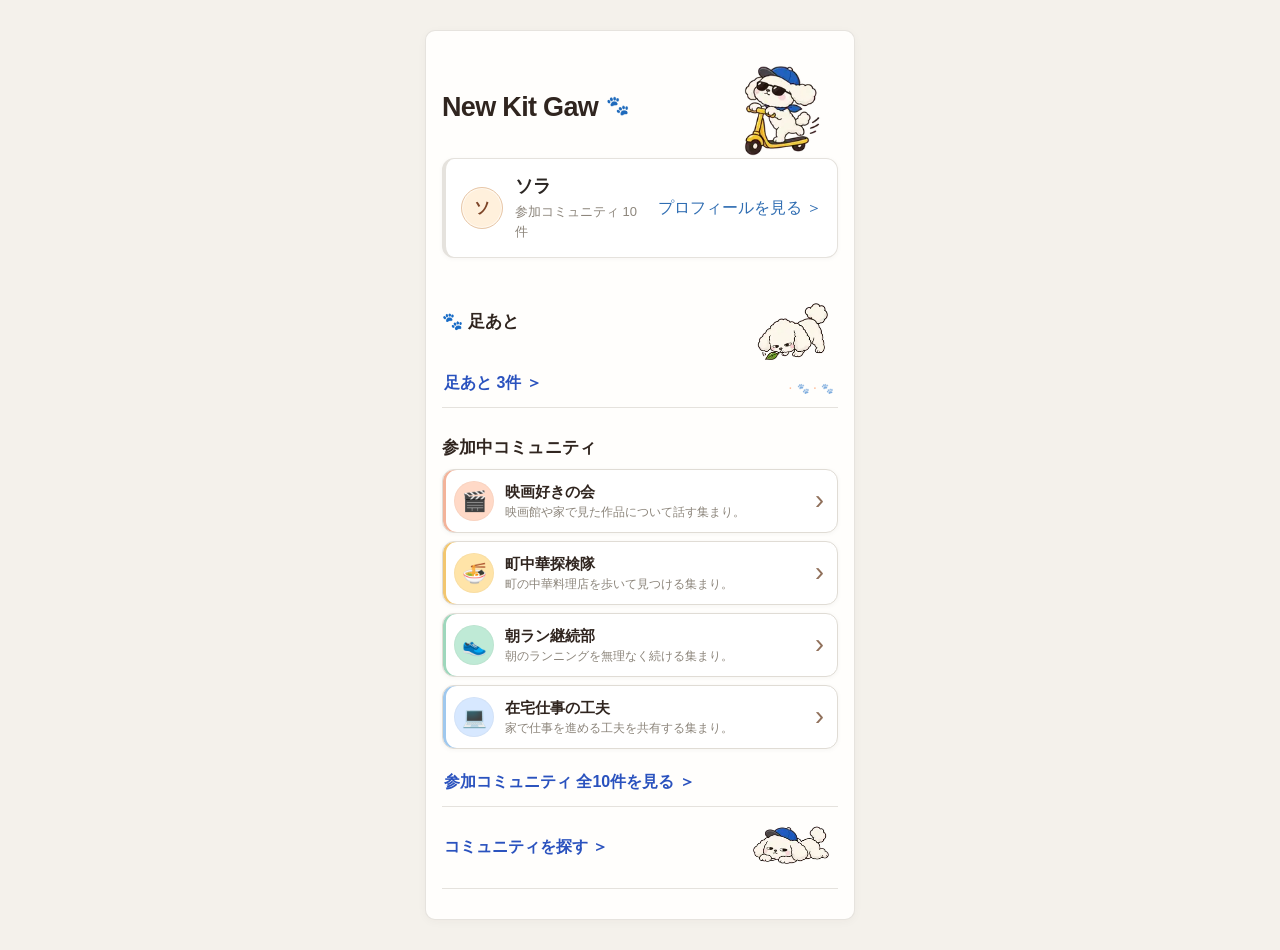
<file: index.html>
<!doctype html>
<html lang="ja">
<head>
  <meta charset="utf-8">
  <meta name="viewport" content="width=device-width, initial-scale=1, viewport-fit=cover">
  <meta name="theme-color" content="#f4f1eb">
  <meta name="description" content="New Kit Gaw Demo v1 — 人・コミュニティ・トピック・発言を辿って、後から人を知るソーシャルプロトタイプ。">
  <meta name="application-name" content="New Kit Gaw">
  <title>New Kit Gaw | Demo v1</title>
  <link rel="stylesheet" href="style.css">
  <link rel="stylesheet" href="brand.css">
  <link rel="stylesheet" href="home-mascot.css">
  <link rel="stylesheet" href="footprints-mascot.css">
  <link rel="stylesheet" href="community-mascot.css">
  <link rel="stylesheet" href="topic-statement-mascot.css">
  <link rel="stylesheet" href="community-world.css">
  <link rel="stylesheet" href="town-atmosphere.css">
  <link rel="stylesheet" href="stage35-walktest.css">
  <link rel="stylesheet" href="stage36-click-audit.css">
  <link rel="stylesheet" href="stage37-brand-unify.css">
  <link rel="stylesheet" href="stage38-demo-v1.css">
  <link rel="stylesheet" href="stage39-device-review.css">
  <link rel="stylesheet" href="stage40-surface-palette.css">
</head>
<body>
  <main id="app" class="app-shell" aria-live="polite"></main>
  <div id="toast" class="toast" role="status" aria-live="polite" aria-atomic="true"></div>
  <noscript>この模型を操作するにはJavaScriptを有効にしてください。</noscript>
  <script src="script.js"></script>
  <script src="community-world.js"></script>
  <script src="stage38-demo-v1.js"></script>
  <script src="stage35-walktest.js"></script>
</body>
</html>
</file>
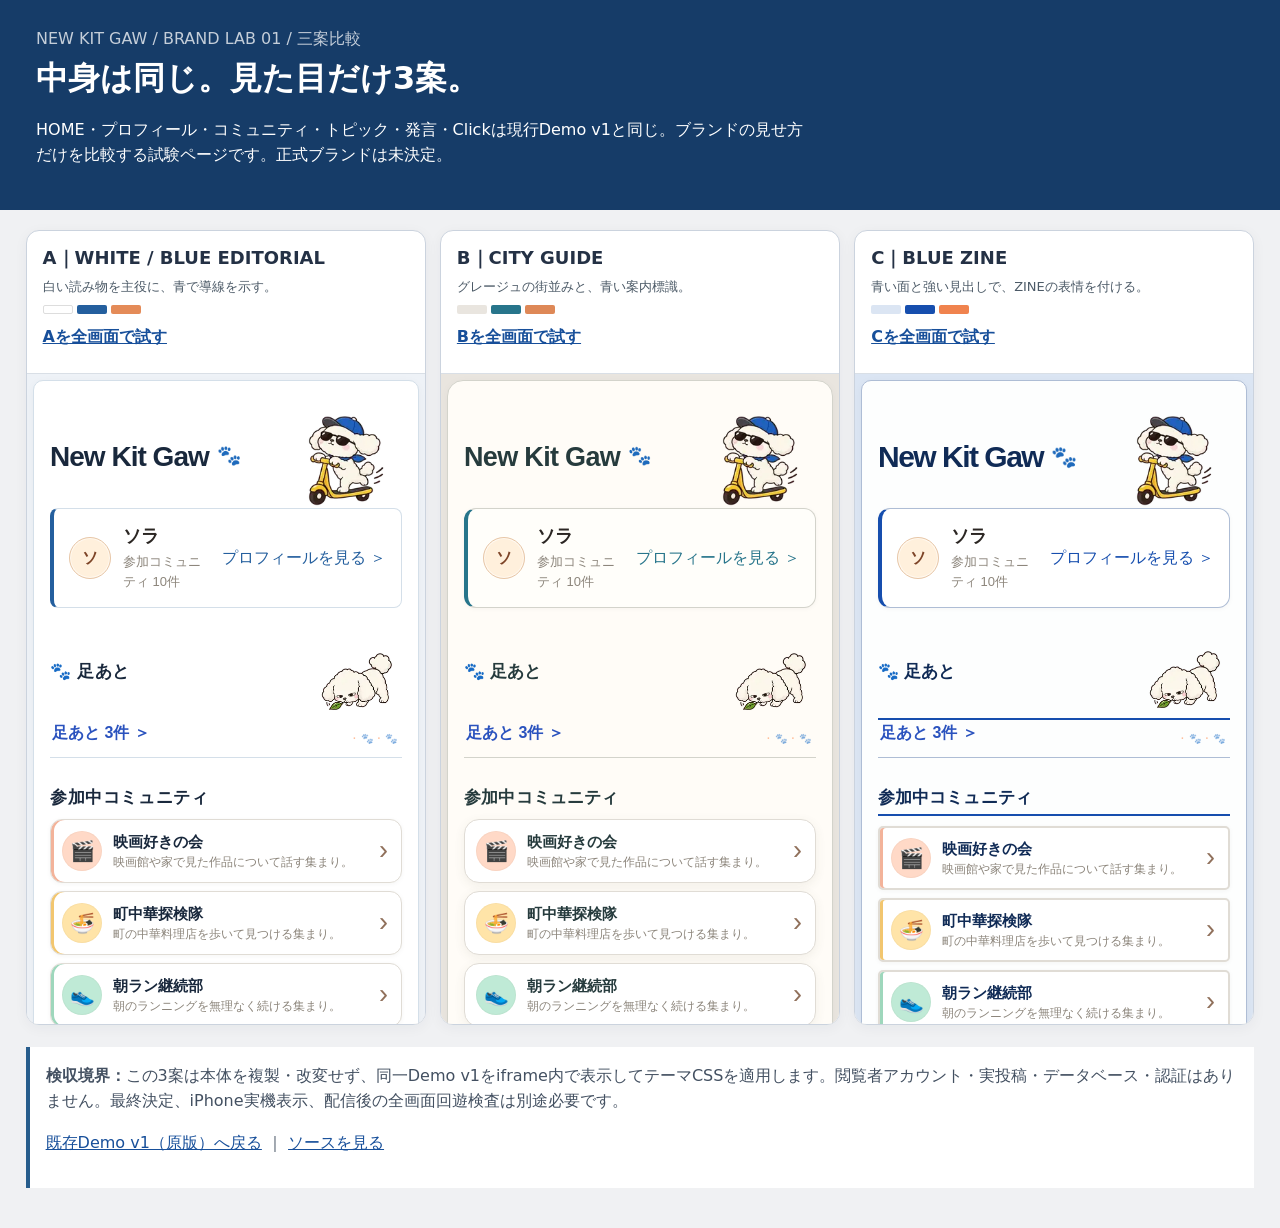
<file: brand-lab/index.html>
<!doctype html>
<html lang="ja"><head><meta charset="utf-8"><meta name="viewport" content="width=device-width, initial-scale=1">
<meta name="robots" content="noindex">
<title>New Kit Gaw | Brand Lab 3案比較</title>
<style>
:root{font-family:-apple-system,BlinkMacSystemFont,"Hiragino Sans",system-ui,sans-serif;color:#243145;background:#f0f1f3}
*{box-sizing:border-box}body{margin:0}header{padding:26px clamp(16px,3vw,36px);background:#163c68;color:white}
header h1{margin:5px 0;font-size:clamp(23px,3vw,32px)}header p{max-width:780px;line-height:1.6}
main{padding:20px clamp(12px,2vw,26px) 40px;max-width:1450px;margin:auto}
.grid{display:grid;grid-template-columns:repeat(3,minmax(0,1fr));gap:14px}
.card{min-width:0;background:#fff;border:1px solid #cbd3de;border-radius:13px;overflow:hidden;box-shadow:0 3px 14px #132b3e0c}
.meta{padding:15px 16px;border-bottom:1px solid #d9dfe6}.meta h2{margin:0;font-size:18px}.meta p{margin:8px 0;color:#4c5a67;font-size:13px}
.swatches{display:flex;gap:4px;margin-top:9px}.swatches i{width:30px;height:9px;display:block;border-radius:2px}
a{color:#174f9a}a:focus-visible{outline:3px solid #dba828;outline-offset:3px}
a.full{display:inline-block;font-weight:800;min-height:44px;padding-top:13px}
iframe{display:block;width:100%;height:650px;border:0;background:#fff}
.notice{margin-top:22px;padding:16px;border-left:4px solid #275d8c;background:#fff;color:#435061;line-height:1.6}
@media(max-width:900px){.grid{grid-template-columns:1fr;max-width:460px;margin:auto}iframe{height:540px}}
</style></head><body>
<header><p style="opacity:.75;margin:0">NEW KIT GAW / BRAND LAB 01 / 三案比較</p><h1>中身は同じ。見た目だけ3案。</h1>
<p>HOME・プロフィール・コミュニティ・トピック・発言・Clickは現行Demo v1と同じ。ブランドの見せ方だけを比較する試験ページです。正式ブランドは未決定。</p></header>
<main><div class="grid">
<article class="card"><div class="meta"><h2>A｜WHITE / BLUE EDITORIAL</h2><p>白い読み物を主役に、青で導線を示す。</p><div class="swatches"><i style="background:#fff;border:1px solid #ddd"></i><i style="background:#245f9e"></i><i style="background:#e48b58"></i></div><a class="full" href="variant.html?theme=editorial">Aを全画面で試す</a></div><iframe title="案Aの操作可能な比較画面" loading="lazy" src="variant.html?theme=editorial"></iframe></article>
<article class="card"><div class="meta"><h2>B｜CITY GUIDE</h2><p>グレージュの街並みと、青い案内標識。</p><div class="swatches"><i style="background:#e9e5df"></i><i style="background:#27758b"></i><i style="background:#de8857"></i></div><a class="full" href="variant.html?theme=city">Bを全画面で試す</a></div><iframe title="案Bの操作可能な比較画面" loading="lazy" src="variant.html?theme=city"></iframe></article>
<article class="card"><div class="meta"><h2>C｜BLUE ZINE</h2><p>青い面と強い見出しで、ZINEの表情を付ける。</p><div class="swatches"><i style="background:#dbe5f3"></i><i style="background:#164eae"></i><i style="background:#f0834e"></i></div><a class="full" href="variant.html?theme=zine">Cを全画面で試す</a></div><iframe title="案Cの操作可能な比較画面" loading="lazy" src="variant.html?theme=zine"></iframe></article>
</div><div class="notice"><strong>検収境界：</strong>この3案は本体を複製・改変せず、同一Demo v1をiframe内で表示してテーマCSSを適用します。閲覧者アカウント・実投稿・データベース・認証はありません。最終決定、iPhone実機表示、配信後の全画面回遊検査は別途必要です。<p><a href="../">既存Demo v1（原版）へ戻る</a> ｜ <a href="https://github.com/Hiderock61/new-kit-gaw">ソースを見る</a></p></div>
</main></body></html>
</file>
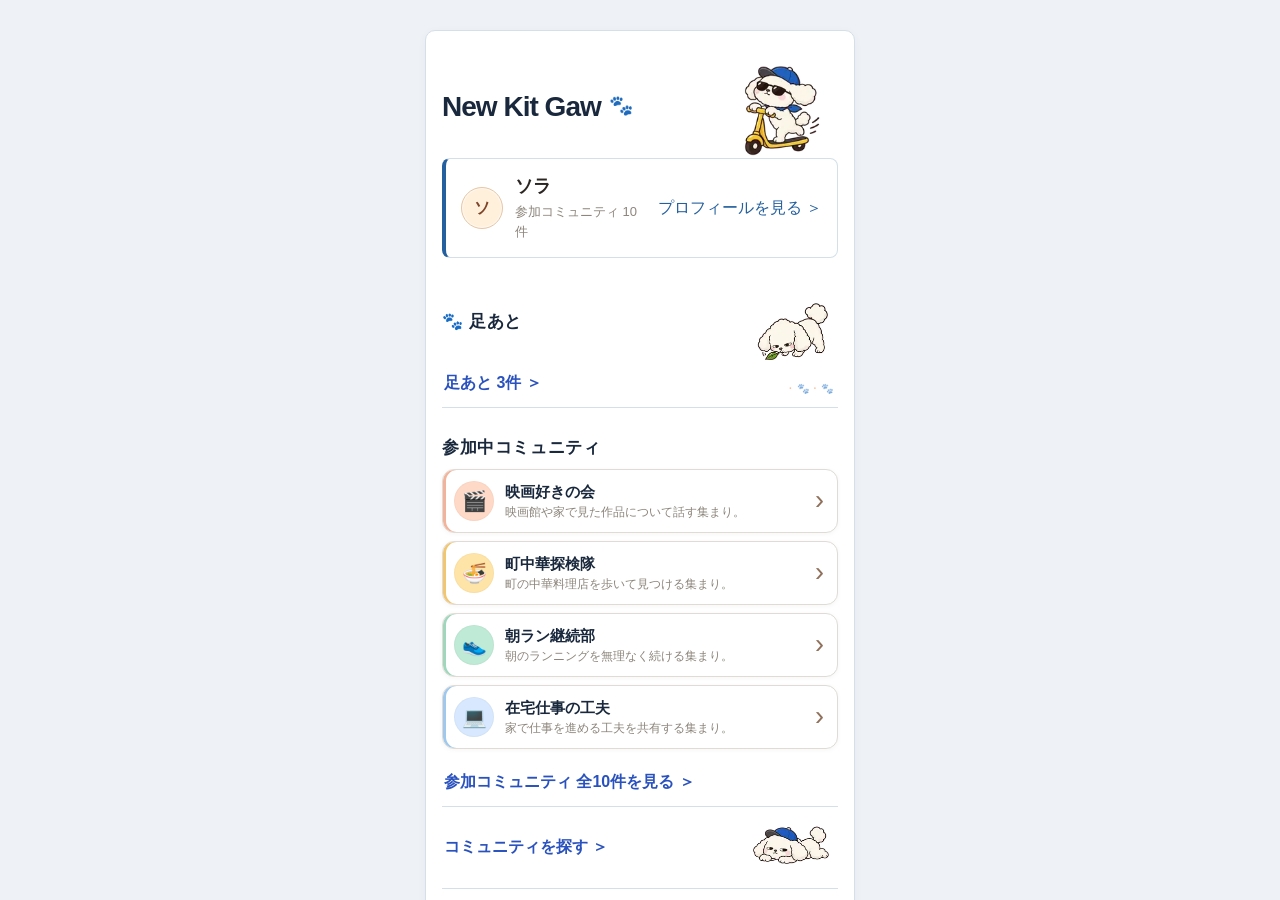
<file: brand-lab/variant.html>
<!doctype html>
<html lang="ja"><head>
<meta charset="utf-8"><meta name="viewport" content="width=device-width, initial-scale=1,viewport-fit=cover">
<title>New Kit Gaw Brand Lab | Preview</title>
<style>html,body{margin:0;width:100%;height:100%;overflow:hidden;background:#e9e9e9}iframe{display:block;border:0;width:100%;height:100dvh;min-height:100vh}</style>
</head><body>
<iframe id="demo" title="同じNew Kit Gawの内容・導線を使ったブランド比較" src="../?brand_lab_preview=1"></iframe>
<script>
(function(){
"use strict";
const supported=new Set(["editorial","city","zine"]);
const requested=new URLSearchParams(window.location.search).get("theme")||"editorial";
const theme=supported.has(requested)?requested:"editorial";
const frame=document.getElementById("demo");
frame.addEventListener("load",function(){
 try{
  const child=frame.contentDocument;
  if(!child||!child.documentElement)return;
  child.documentElement.dataset.brandLab=theme;
  if(!child.getElementById("brand-lab-css")){
   const link=child.createElement("link");
   link.id="brand-lab-css";link.rel="stylesheet";
   link.href=new URL("brand-lab/variants.css",frame.contentWindow.location.href).href;
   child.head.appendChild(link);
  }
 }catch(err){
  const p=document.createElement("p");p.textContent="ブランド比較のスタイルを読み込めませんでした。";document.body.appendChild(p);
 }
});
})();
</script>
</body></html>
</file>
<file: style.css>
:root {
  color-scheme: light;
  --color-bg: #f6f0e6;
  --color-surface: #fffdf8;
  --color-surface-soft: #f2e6d5;
  --color-primary: #b86f45;
  --color-primary-dark: #8e5132;
  --color-accent: #d6a45f;
  --color-text: #3f3028;
  --color-text-soft: #75645a;
  --color-border: #d8c7b7;
  --color-border-strong: #c7ad98;
  --color-success-bg: #f1dfb8;
  --color-toast-bg: #8e5132;
  --color-toast-text: #fffdf8;
  --radius: 11px;
  --shadow-soft: 0 2px 7px rgba(91, 61, 43, .06);
}

* { box-sizing: border-box; }
html, body { margin: 0; min-height: 100%; background: var(--color-bg); color: var(--color-text); }
body {
  font-family: -apple-system, BlinkMacSystemFont, "Helvetica Neue", "Hiragino Sans",
    "Yu Gothic UI", Meiryo, sans-serif;
  overflow-x: hidden;
}
button, input { font: inherit; color: inherit; }
button { -webkit-tap-highlight-color: transparent; }

.app-shell {
  width: min(100%, 430px);
  min-height: 100dvh;
  margin: 0 auto;
  padding: max(18px, env(safe-area-inset-top)) 16px
    max(30px, env(safe-area-inset-bottom));
  background: var(--color-surface);
  overflow-x: hidden;
}

.screen { width: 100%; }
.app-title { margin: 3px 0 20px; font-size: 25px; letter-spacing: .01em; }
.screen-title { margin: 18px 0 6px; font-size: 24px; line-height: 1.35; overflow-wrap: anywhere; }
.section-title { margin: 28px 0 10px; font-size: 17px; }
.subheading { margin: 18px 0 8px; font-size: 15px; }
.body-copy { margin: 8px 0; line-height: 1.7; overflow-wrap: anywhere; }
.meta { color: var(--color-text-soft); font-size: 13px; line-height: 1.55; }
.count { margin: 5px 0 12px; color: var(--color-text-soft); font-size: 14px; }

.back-header {
  min-width: 0;
  margin: -4px 0 8px;
  padding-bottom: 10px;
  border-bottom: 1px solid var(--color-border);
}
.back-button, .text-link, .plain-link {
  appearance: none;
  border: 0;
  background: transparent;
  cursor: pointer;
}
.back-button {
  display: block;
  max-width: 100%;
  min-height: 44px;
  padding: 8px 4px;
  color: var(--color-primary-dark);
  text-align: left;
  white-space: nowrap;
  overflow: hidden;
  text-overflow: ellipsis;
}
.text-link {
  width: 100%;
  min-height: 48px;
  padding: 13px 2px;
  text-align: left;
  border-bottom: 1px solid var(--color-border);
  color: var(--color-primary-dark);
  font-weight: 650;
}
.plain-link {
  min-height: 44px;
  padding: 8px 0;
  text-align: left;
  text-decoration: underline;
  text-underline-offset: 3px;
  color: var(--color-primary-dark);
}

.card, .list-item, .statement-card, .topic-card {
  border: 1px solid var(--color-border);
  border-radius: var(--radius);
  background: var(--color-surface);
  box-shadow: var(--shadow-soft);
}
.card { padding: 15px; }
.self-card {
  width: 100%;
  display: flex;
  align-items: center;
  gap: 12px;
  min-height: 82px;
  text-align: left;
  cursor: pointer;
}
.self-card__body { flex: 1; min-width: 0; }
.self-card__name { display: block; margin-bottom: 4px; font-size: 18px; font-weight: 700; }
.chevron { flex: 0 0 auto; color: var(--color-primary-dark); }

.avatar {
  display: inline-grid;
  place-items: center;
  flex: 0 0 auto;
  width: 42px;
  height: 42px;
  border: 1px solid var(--color-border-strong);
  border-radius: 50%;
  background: var(--color-surface-soft);
  color: var(--color-primary-dark);
  font-weight: 750;
}
.avatar--large { width: 70px; height: 70px; font-size: 22px; }
.profile-head { display: flex; gap: 15px; align-items: center; margin-top: 18px; }

.stack { display: grid; gap: 10px; }
.home-community-list {
  display: grid;
  gap: 6px;
}
.home-community-card {
  width: 100%;
  min-height: 52px;
  padding: 8px 12px;
  border: 1px solid var(--color-border);
  border-radius: 8px;
  background: var(--color-surface);
  box-shadow: none;
  text-align: left;
  cursor: pointer;
}
.home-community-name {
  display: block;
  font-weight: 700;
  line-height: 1.35;
}
.home-community-description {
  display: block;
  margin-top: 2px;
  color: var(--color-text-soft);
  font-size: 12px;
  line-height: 1.35;
  white-space: nowrap;
  overflow: hidden;
  text-overflow: ellipsis;
}
.list-item {
  width: 100%;
  min-height: 70px;
  padding: 13px 14px;
  text-align: left;
  cursor: pointer;
}
.item-title { display: block; font-weight: 700; line-height: 1.45; overflow-wrap: anywhere; }
.item-description {
  display: block;
  margin-top: 4px;
  color: var(--color-text-soft);
  font-size: 13px;
  line-height: 1.45;
  white-space: nowrap;
  overflow: hidden;
  text-overflow: ellipsis;
}
.status-label {
  display: inline-block;
  margin-top: 8px;
  padding: 3px 7px;
  border: 1px solid var(--color-border-strong);
  border-radius: 99px;
  color: var(--color-primary-dark);
  background: var(--color-success-bg);
  font-size: 11px;
}

.topic-card, .statement-card { overflow: hidden; }
.topic-main, .statement-main {
  width: 100%;
  padding: 15px;
  border: 0;
  background: transparent;
  text-align: left;
  cursor: pointer;
}
.excerpt {
  display: -webkit-box;
  margin-top: 7px;
  color: var(--color-text-soft);
  line-height: 1.55;
  overflow: hidden;
  -webkit-box-orient: vertical;
  -webkit-line-clamp: 2;
}
.statement-main .excerpt { -webkit-line-clamp: 3; }
.profile-topic-list, .profile-statement-list {
  display: grid;
  gap: 7px;
}
.profile-topic-card, .profile-statement-card {
  width: 100%;
  border: 1px solid var(--color-border);
  border-radius: 9px;
  text-align: left;
  cursor: pointer;
}
.profile-topic-card {
  padding: 10px 12px;
  background: var(--color-surface);
  box-shadow: 0 1px 4px rgba(91, 61, 43, .04);
}
.profile-topic-title {
  display: block;
  font-weight: 700;
  line-height: 1.4;
}
.profile-topic-excerpt {
  display: -webkit-box;
  margin-top: 4px;
  color: var(--color-text-soft);
  font-size: 13px;
  line-height: 1.45;
  overflow: hidden;
  -webkit-box-orient: vertical;
  -webkit-line-clamp: 2;
}
.profile-statement-card {
  padding: 10px 12px 11px;
  border-left: 3px solid var(--color-border-strong);
  background: var(--color-surface-soft);
  box-shadow: none;
}
.profile-statement-topic {
  display: block;
  color: var(--color-primary-dark);
  font-size: 12px;
  line-height: 1.4;
  white-space: nowrap;
  overflow: hidden;
  text-overflow: ellipsis;
}
.profile-statement-body {
  display: -webkit-box;
  margin-top: 5px;
  font-size: 14px;
  font-weight: 550;
  line-height: 1.55;
  overflow: hidden;
  -webkit-box-orient: vertical;
  -webkit-line-clamp: 3;
}
.person-mini {
  width: 100%;
  min-height: 58px;
  display: flex;
  align-items: center;
  gap: 10px;
  padding: 10px 15px;
  border: 0;
  border-top: 1px solid var(--color-border);
  background: var(--color-surface-soft);
  text-align: left;
  cursor: pointer;
}
.person-mini .avatar { width: 34px; height: 34px; font-size: 13px; }
.person-mini__name { font-weight: 650; }
.person-mini__hint { margin-left: auto; color: var(--color-primary-dark); font-size: 12px; }
.person-mini--static { cursor: default; }
.read-hint { display: block; margin-top: 10px; font-size: 13px; font-weight: 650; }

.context-banner {
  margin: 18px 0 28px;
  padding: 14px;
  border: 1px solid var(--color-border-strong);
  border-radius: var(--radius);
  background: var(--color-surface-soft);
}
.context-banner p { margin: 0 0 7px; font-weight: 650; }
.context-banner .plain-link { width: 100%; }

.empty-state {
  padding: 18px 14px;
  border: 1px dashed var(--color-border-strong);
  border-radius: var(--radius);
  color: var(--color-text-soft);
  line-height: 1.55;
}

.search-field {
  width: 100%;
  min-height: 48px;
  margin: 14px 0 16px;
  padding: 11px 12px;
  border: 1px solid var(--color-border-strong);
  border-radius: 8px;
  background: var(--color-surface-soft);
}
.categories {
  display: flex;
  flex-wrap: wrap;
  gap: 8px;
  padding: 0 0 14px;
}
.category-button {
  flex: 0 0 auto;
  min-height: 40px;
  padding: 8px 12px;
  border: 1px solid var(--color-border);
  border-radius: 99px;
  background: var(--color-surface-soft);
  cursor: pointer;
}
.category-button.is-active {
  border-color: var(--color-primary-dark);
  background: var(--color-primary-dark);
  color: var(--color-surface);
}

.detail-links {
  display: grid;
  gap: 10px;
  margin: 20px 0;
  padding-top: 18px;
  border-top: 1px solid var(--color-border);
}
.detail-link {
  min-height: 48px;
  padding: 12px;
  border: 1px solid var(--color-border);
  border-radius: 8px;
  background: var(--color-surface);
  color: var(--color-primary-dark);
  text-align: left;
  cursor: pointer;
}
.statement-full {
  margin: 18px 0 8px;
  padding: 16px 0;
  border-top: 1px solid var(--color-border);
  border-bottom: 1px solid var(--color-border);
  font-size: 17px;
  line-height: 1.8;
  white-space: pre-wrap;
  overflow-wrap: anywhere;
}

.footprint-item {
  display: flex;
  align-items: center;
  gap: 12px;
}
.footprint-item__body { flex: 1; min-width: 0; }

.viewer-switch {
  margin-top: 34px;
  padding: 12px;
  border: 1px dashed var(--color-border);
  border-radius: 8px;
  color: var(--color-text-soft);
  font-size: 12px;
}
.viewer-switch p { margin: 0 0 4px; }
.viewer-select-label {
  display: block;
  margin-top: 8px;
}
.viewer-select {
  width: 100%;
  min-height: 40px;
  margin-top: 5px;
  padding: 7px 10px;
  border: 1px solid var(--color-border);
  border-radius: 7px;
  background: var(--color-surface);
  color: var(--color-text);
}
.viewer-switch button {
  min-height: 40px;
  padding: 7px 0;
  border: 0;
  background: transparent;
  color: var(--color-text-soft);
  text-decoration: underline;
  cursor: pointer;
}

.toast {
  position: fixed;
  z-index: 10;
  left: 50%;
  bottom: max(22px, env(safe-area-inset-bottom));
  max-width: calc(100% - 32px);
  padding: 10px 16px;
  border-radius: 8px;
  background: var(--color-toast-bg);
  color: var(--color-toast-text);
  font-size: 14px;
  line-height: 1.4;
  text-align: center;
  opacity: 0;
  pointer-events: none;
  transform: translate(-50%, 8px);
  transition: opacity .16s ease, transform .16s ease;
}
.toast.is-visible {
  opacity: 1;
  transform: translate(-50%, 0);
}

@media (hover: hover) {
  .back-button:hover, .text-link:hover, .plain-link:hover { color: var(--color-primary); }
  .home-community-card:hover, .profile-topic-card:hover, .profile-statement-card:hover,
  .list-item:hover, .topic-main:hover, .statement-main:hover, .detail-link:hover {
    background: var(--color-surface-soft);
  }
}
.home-community-card:active, .profile-topic-card:active, .profile-statement-card:active,
.list-item:active, .topic-main:active, .statement-main:active, .detail-link:active {
  background: var(--color-surface-soft);
}

.error-box { margin-top: 40px; }
@media (min-width: 600px) {
  body { padding: 24px 0; }
  .app-shell { min-height: calc(100dvh - 48px); border: 1px solid var(--color-border); }
}
@media (prefers-reduced-motion: reduce) {
  * { scroll-behavior: auto !important; transition: none !important; }
}

/* ===== Stage 15: HOME self-card white + blue border test ===== */
:root {
  --color-home-profile-border: #3568c8;
  --color-home-profile-link: #2f5fb8;
  --color-home-profile-bg: #ffffff;
}

.self-card {
  background: var(--color-home-profile-bg);
  border: 2px solid var(--color-home-profile-border);
  box-shadow: none;
}

.self-card .chevron {
  color: var(--color-home-profile-link);
}

.self-card:focus-visible {
  outline: 3px solid rgba(53, 104, 200, 0.24);
  outline-offset: 3px;
}

.self-card:active {
  background: #f8fbff;
}


/* ===== Stage 16 pilot: brand UI (HOME + footprints + paw) ===== */
:root {
  --brand-bg: #f7f5f0;
  --brand-card: #ffffff;
  --brand-text: #2b2623;
  --brand-blue: #2a52be;
  --brand-blue-soft: #eef3ff;
  --brand-terra: #d96b43;
  --brand-muted: #8c857b;
  --brand-line: #e0dcd5;
}

/* Pilot only: keep the app structure, refresh the HOME surface. */
.screen:has(.app-title) {
  color: var(--brand-text);
}
.app-title {
  display: flex;
  align-items: center;
  gap: 8px;
  color: var(--brand-text);
  letter-spacing: .005em;
}
.app-title::after {
  content: "🐾";
  font-size: .7em;
  line-height: 1;
  transform: translateY(-1px);
}

/* White-paper card with ink-blue navigation cue. */
.self-card {
  border-color: var(--brand-line);
  border-left: 3px solid var(--brand-blue);
  background: var(--brand-card);
  box-shadow: none;
}
.self-card .chevron { color: var(--brand-blue); }

/* HOME: links become one consistent ink-blue. */
.screen:has(.app-title) .text-link,
.screen:has(.app-title) .plain-link {
  color: var(--brand-blue);
}
.screen:has(.app-title) .home-community-card {
  border-color: var(--brand-line);
  background: var(--brand-card);
}
.screen:has(.app-title) .home-community-description,
.screen:has(.app-title) .meta {
  color: var(--brand-muted);
}

/* The first HOME section is the footprint entrance. */
.app-title + .self-card + .section-title::before {
  content: "🐾 ";
  color: var(--brand-terra);
}

/* Footprint screen: brand cue without turning it into a pet UI. */
.screen:has(.footprint-item) .screen-title::before {
  content: "🐾 ";
  color: var(--brand-terra);
}
.screen:has(.footprint-item) .count { color: var(--brand-muted); }
.screen:has(.footprint-item) .footprint-item {
  border-color: var(--brand-line);
  background: var(--brand-card);
  box-shadow: none;
}
.screen:has(.footprint-item) .footprint-item .chevron {
  color: var(--brand-blue);
}

/* Footprint feedback: a single transient paw is safe and memorable. */
.toast {
  background: var(--brand-blue);
  color: #ffffff;
  box-shadow: 0 8px 24px rgba(42, 82, 190, .18);
}
.toast::before {
  content: "🐾 ";
}

@media (hover: hover) {
  .screen:has(.app-title) .home-community-card:hover,
  .screen:has(.footprint-item) .footprint-item:hover {
    background: var(--brand-blue-soft);
  }
}
</file>
<file: brand.css>
/* New Kit Gaw — Stage 17: brand UI rules + all-screen rollout */

:root {
  --color-bg: #fff6ec;
  --color-surface: #ffffff;
  --color-surface-soft: #fff0dc;
  --color-primary: #ff8a4c;
  --color-primary-dark: #5a3828;
  --color-accent: #ffd272;
  --color-text: #30251f;
  --color-text-soft: #7f6d62;
  --color-border: #eadfce;
  --color-border-strong: #d7b992;
  --color-success-bg: #fff0bd;
  --color-toast-bg: #2f6db2;
  --color-toast-text: #ffffff;
  --radius: 12px;
  --shadow-soft: 0 4px 14px rgba(103, 75, 49, .08);

  --gaw-blue: #2f6db2;
  --gaw-blue-soft: #eaf3ff;
  --gaw-orange: #ff8a4c;
  --gaw-yellow: #ffd272;
  --gaw-mint: #bfead6;
  --gaw-peach: #ffd9c7;
  --gaw-sky: #d7e8ff;
  --gaw-ink: #30251f;
  --gaw-paper: #ffffff;
  --gaw-cream: #fff6ec;
}

html, body {
  background: var(--gaw-cream);
}

body {
  color: var(--gaw-ink);
}

.app-shell {
  background:
    radial-gradient(circle at 92% 7%, rgba(255, 210, 114, .22) 0 34px, transparent 35px),
    radial-gradient(circle at 6% 24%, rgba(255, 138, 76, .10) 0 42px, transparent 43px),
    radial-gradient(circle at 96% 54%, rgba(191, 234, 214, .18) 0 38px, transparent 39px),
    linear-gradient(180deg, #fffaf3 0%, #fff6ec 100%);
}

/* Editorial title language */
.app-title {
  margin-bottom: 18px;
  font-size: 27px;
  font-weight: 800;
  letter-spacing: -.015em;
}
.app-title::after {
  content: "🐾";
  color: var(--gaw-orange);
  filter: saturate(.9);
}

.screen-title,
.section-title,
.subheading {
  color: var(--gaw-ink);
}
.section-title {
  letter-spacing: .01em;
}

/* Navigation color language */
.text-link,
.plain-link,
.detail-link,
.self-card .chevron,
.footprint-item .chevron {
  color: var(--gaw-blue);
}
.back-button {
  color: #8b684f;
}

/* Shared paper cards */
.card,
.list-item,
.statement-card,
.topic-card,
.profile-topic-card,
.profile-statement-card,
.detail-link,
.footprint-item,
.home-community-card {
  border-color: var(--color-border);
  background: var(--gaw-paper);
  box-shadow: var(--shadow-soft);
}

/* Current-user card keeps the blue navigation rail */
.self-card {
  border: 1px solid var(--color-border);
  border-left: 4px solid var(--gaw-blue);
  border-radius: 14px;
  background: var(--gaw-paper);
  box-shadow: 0 5px 18px rgba(76, 62, 47, .08);
}
.avatar {
  border-color: #e9c7a8;
  background: linear-gradient(145deg, #fff0dc, #ffe0cf);
  color: #7d4427;
}

/* HOME gets the playful community “street-sign” treatment. */
.home-community-list {
  gap: 8px;
}
.home-community-card {
  position: relative;
  min-height: 64px;
  padding: 10px 34px 10px 62px;
  overflow: hidden;
  border-radius: 12px;
  transition: transform .14s ease, box-shadow .14s ease, background .14s ease;
}
.home-community-card::before {
  position: absolute;
  left: 11px;
  top: 50%;
  display: grid;
  place-items: center;
  width: 40px;
  height: 40px;
  border-radius: 50%;
  font-size: 20px;
  transform: translateY(-50%);
  content: "✦";
}
.home-community-card::after {
  content: "›";
  position: absolute;
  right: 13px;
  top: 50%;
  color: #8a6349;
  font-size: 27px;
  font-weight: 400;
  transform: translateY(-53%);
}
.home-community-card:nth-child(1)::before { content: "🎬"; background: var(--gaw-peach); }
.home-community-card:nth-child(2)::before { content: "🍜"; background: #ffe4a8; }
.home-community-card:nth-child(3)::before { content: "👟"; background: var(--gaw-mint); }
.home-community-card:nth-child(4)::before { content: "💻"; background: var(--gaw-sky); }
.home-community-name {
  font-size: 15px;
  color: var(--gaw-ink);
}
.home-community-description {
  color: var(--color-text-soft);
  font-size: 12px;
}

/* Footprints are the mascot/brand moment, without turning every screen into a pet UI. */
.app-title + .self-card + .section-title::before,
.screen:has(.footprint-item) .screen-title::before {
  content: "🐾 ";
  color: var(--gaw-orange);
}
.footprint-item {
  border-radius: 12px;
}
.toast {
  background: var(--gaw-blue);
  color: #fff;
  box-shadow: 0 8px 24px rgba(47, 109, 178, .20);
}
.toast::before {
  content: "🐾 ";
}

/* Profile activity stays readable but gains a little magazine rhythm. */
.profile-topic-card {
  border-left: 3px solid var(--gaw-blue);
  background: #fff;
}
.profile-statement-card {
  border-left: 3px solid var(--gaw-orange);
  background: #fff9f2;
}
.profile-statement-topic {
  color: #a95b33;
}

/* Context, filters and empty states */
.context-banner {
  border-color: #efd2ab;
  background: #fff4df;
}
.search-field {
  border-color: #e6d9c9;
  background: #fffdf9;
}
.category-button {
  border-color: #eadfce;
  background: #fff8ef;
}
.category-button.is-active {
  border-color: var(--gaw-blue);
  background: var(--gaw-blue);
  color: #fff;
}
.status-label {
  border-color: #e7c98b;
  background: #fff0bd;
  color: #7b5621;
}
.empty-state {
  border-color: #dfc7aa;
  background: rgba(255,255,255,.44);
}

/* Demo-only area stays visibly secondary. */
.viewer-switch {
  border-color: #efb866;
  background: rgba(255, 248, 230, .78);
  color: #7c6b5f;
}
.viewer-select {
  border-color: #e8d9c4;
  background: #fff;
}

/* Light touch interactions. */
.home-community-card:active,
.list-item:active,
.topic-main:active,
.statement-main:active,
.profile-topic-card:active,
.profile-statement-card:active,
.detail-link:active {
  background: #fff5e7;
}

@media (hover: hover) {
  .home-community-card:hover {
    transform: translateY(-1px);
    box-shadow: 0 7px 18px rgba(103, 75, 49, .11);
    background: #fffdf9;
  }
  .text-link:hover,
  .plain-link:hover,
  .detail-link:hover {
    color: #1f5d9f;
  }
}

@media (prefers-reduced-motion: reduce) {
  .home-community-card { transition: none; }
}
</file>
<file: home-mascot.css>
/* New Kit Gaw — Stage 28: Click component sizing + light profile rollout.
   Information remains primary; profile gets only two quiet mascot moments. */

:root {
  --click-move-w: 118px;
  --click-move-h: 110px;
  --click-sniff-w: 94px;
  --click-sniff-h: 82px;
  --click-card-w: 62px;
  --click-card-h: 58px;
  --click-rest-w: 82px;
  --click-rest-h: 72px;
  --click-box-w: 76px;
  --click-box-h: 82px;
  --click-wait-w: 60px;
  --click-wait-h: 56px;
  --click-peek-w: 56px;
  --click-peek-h: 52px;
  --click-clear-text: 12px;
}

/* 1) click-move: HOME header movement cue. */
.screen:has(.app-title) .app-title {
  position: relative;
  min-height: 96px;
  margin-bottom: 10px;
  padding: 14px 126px 0 0;
  line-height: 1.05;
  white-space: nowrap;
}
.screen:has(.app-title) .app-title::before {
  content: "";
  position: absolute;
  z-index: 1;
  top: 5px;
  right: -2px;
  width: var(--click-move-w);
  height: var(--click-move-h);
  background: url("assets/gaw-skate.webp") center / contain no-repeat;
  pointer-events: none;
}

/* Profile card stays information-first. */
.screen:has(.app-title) .self-card {
  position: relative;
  min-height: 82px;
  padding-right: 15px;
  overflow: visible;
}
.screen:has(.app-title) .self-card::after {
  content: none;
}
.screen:has(.app-title) .self-card .avatar,
.screen:has(.app-title) .self-card .self-card__body,
.screen:has(.app-title) .self-card .chevron {
  position: relative;
  z-index: 2;
}
.screen:has(.app-title) .self-card .chevron {
  max-width: none;
  font-size: inherit;
  line-height: inherit;
  white-space: nowrap;
}

/* 2) click-sniff: strongest functional match for footprints. */
.screen:has(.app-title) .app-title + .self-card + .section-title {
  position: relative;
  min-height: 82px;
  margin-top: 30px;
  margin-bottom: 0;
  padding-top: 22px;
  padding-right: calc(var(--click-sniff-w) + var(--click-clear-text));
}
.screen:has(.app-title) .app-title + .self-card + .section-title::after {
  content: "";
  position: absolute;
  right: 2px;
  bottom: -3px;
  width: var(--click-sniff-w);
  height: var(--click-sniff-h);
  background: url("assets/gaw-sniff.webp") center bottom / contain no-repeat;
  pointer-events: none;
}
.screen:has(.app-title) .app-title + .self-card + .section-title + .text-link {
  position: relative;
  margin-top: -10px;
}
.screen:has(.app-title) .app-title + .self-card + .section-title + .text-link::after {
  content: "·  🐾  ·  🐾";
  position: absolute;
  right: 4px;
  bottom: 13px;
  color: rgba(255, 138, 76, .55);
  font-size: 10px;
  letter-spacing: 1px;
  pointer-events: none;
}

/* 3) Community-card pilot.
   Left pictogram = information. Right Click = atmosphere.
   Dedicated movie/food assets are still pending; these remain temporary role substitutes. */
.screen:has(.app-title) .home-community-card {
  isolation: isolate;
}
.screen:has(.app-title) .home-community-card:nth-child(1),
.screen:has(.app-title) .home-community-card:nth-child(2) {
  min-height: 76px;
  padding-right: calc(var(--click-card-w) + 32px);
}
.screen:has(.app-title) .home-community-card:nth-child(1) .home-community-description,
.screen:has(.app-title) .home-community-card:nth-child(2) .home-community-description {
  position: relative;
  z-index: 2;
}
.screen:has(.app-title) .home-community-card:nth-child(1) .home-community-description::after,
.screen:has(.app-title) .home-community-card:nth-child(2) .home-community-description::after {
  content: "";
  position: absolute;
  z-index: 1;
  right: calc(-1 * (var(--click-card-w) + var(--click-clear-text)));
  bottom: -7px;
  width: var(--click-card-w);
  height: var(--click-card-h);
  background-position: center bottom;
  background-size: contain;
  background-repeat: no-repeat;
  pointer-events: none;
}
.screen:has(.app-title) .home-community-card:nth-child(1) .home-community-description::after {
  background-image: url("assets/click-community.webp");
}
.screen:has(.app-title) .home-community-card:nth-child(2) .home-community-description::after {
  background-image: url("assets/gaw-sniff.webp");
}

/* 4) click-rest: lower HOME encounter beside Explore. */
.screen:has(.app-title) .text-link:has(+ .viewer-switch) {
  position: relative;
  min-height: 82px;
  padding-right: calc(var(--click-rest-w) + 14px);
}
.screen:has(.app-title) .text-link:has(+ .viewer-switch)::after {
  content: "";
  position: absolute;
  right: 6px;
  bottom: 3px;
  width: var(--click-rest-w);
  height: var(--click-rest-h);
  background: url("assets/gaw-rest.webp") center bottom / contain no-repeat;
  pointer-events: none;
}

/* click-box: test-only / backstage role. */
.screen:has(.app-title) .viewer-switch {
  position: relative;
  min-height: 100px;
  padding-right: calc(var(--click-box-w) + 16px);
  overflow: hidden;
}
.screen:has(.app-title) .viewer-switch::after {
  content: "";
  position: absolute;
  right: 6px;
  bottom: 3px;
  width: var(--click-box-w);
  height: var(--click-box-h);
  background-image: url("assets/click-box.webp");
  background-repeat: no-repeat;
  background-position: left bottom;
  background-size: auto var(--click-box-h);
  opacity: .72;
  pointer-events: none;
}

/* ===== Stage 28: PROFILE =====
   Person is the subject. Click appears only in spare vertical space and never replaces the avatar. */

/* click-wait: a quiet resident below the profile introduction.
   It does not reduce the bio width; we create breathing room underneath instead. */
.screen:has(.profile-head) .profile-head {
  position: relative;
  margin-bottom: calc(var(--click-wait-h) - 10px);
}
.screen:has(.profile-head) .profile-head::after {
  content: "";
  position: absolute;
  z-index: 1;
  right: 4px;
  bottom: calc(-1 * (var(--click-wait-h) - 4px));
  width: var(--click-wait-w);
  height: var(--click-wait-h);
  background: url("assets/click-home.webp") center bottom / contain no-repeat;
  opacity: .92;
  pointer-events: none;
}

/* click-peek: small observer beside the first community heading only. */
.screen:has(.profile-head) .profile-head + .section-title {
  position: relative;
  min-height: var(--click-peek-h);
  padding-top: 16px;
  padding-right: calc(var(--click-peek-w) + 14px);
}
.screen:has(.profile-head) .profile-head + .section-title::after {
  content: "";
  position: absolute;
  right: 2px;
  bottom: -2px;
  width: var(--click-peek-w);
  height: var(--click-peek-h);
  background: url("assets/click-community.webp") center bottom / contain no-repeat;
  opacity: .86;
  pointer-events: none;
}

/* No mascot on topic or statement cards in profile. Text stays the main event. */
.screen:has(.profile-head) .profile-topic-card::after,
.screen:has(.profile-head) .profile-statement-card::after {
  content: none;
}

@media (max-width: 375px) {
  :root {
    --click-move-w: 104px;
    --click-move-h: 98px;
    --click-sniff-w: 82px;
    --click-sniff-h: 72px;
    --click-card-w: 56px;
    --click-card-h: 52px;
    --click-rest-w: 72px;
    --click-rest-h: 64px;
    --click-box-w: 68px;
    --click-box-h: 74px;
    --click-wait-w: 54px;
    --click-wait-h: 50px;
    --click-peek-w: 50px;
    --click-peek-h: 46px;
    --click-clear-text: 10px;
  }

  .screen:has(.app-title) .app-title {
    min-height: 90px;
    padding-right: 108px;
    font-size: 25px;
  }
  .screen:has(.app-title) .app-title::before {
    top: 6px;
  }
  .screen:has(.app-title) .self-card {
    min-height: 82px;
    padding-right: 15px;
  }
  .screen:has(.app-title) .self-card .chevron {
    max-width: none;
    font-size: 13px;
  }
  .screen:has(.app-title) .app-title + .self-card + .section-title {
    min-height: 76px;
    margin-top: 26px;
  }
  .screen:has(.app-title) .home-community-card:nth-child(1),
  .screen:has(.app-title) .home-community-card:nth-child(2) {
    min-height: 72px;
    padding-right: calc(var(--click-card-w) + 28px);
  }
  .screen:has(.app-title) .home-community-card:nth-child(1) .home-community-description::after,
  .screen:has(.app-title) .home-community-card:nth-child(2) .home-community-description::after {
    right: calc(-1 * (var(--click-card-w) + var(--click-clear-text)));
  }
  .screen:has(.app-title) .text-link:has(+ .viewer-switch) {
    min-height: 76px;
    padding-right: calc(var(--click-rest-w) + 12px);
  }
  .screen:has(.app-title) .viewer-switch {
    padding-right: calc(var(--click-box-w) + 14px);
  }

  .screen:has(.profile-head) .profile-head {
    margin-bottom: calc(var(--click-wait-h) - 8px);
  }
  .screen:has(.profile-head) .profile-head + .section-title {
    min-height: var(--click-peek-h);
    padding-right: calc(var(--click-peek-w) + 12px);
  }
}
</file>
<file: footprints-mascot.css>
/* New Kit Gaw — Stage 29: Footprints scene.
   Footprints are Click's strongest semantic scene: trace, presence, and quiet discovery. */

/* Non-empty footprint screen: one sniffing Click in the heading area. */
.screen:has(.footprint-item) .screen-title {
  position: relative;
  min-height: 88px;
  margin-bottom: 0;
  padding-top: 18px;
  padding-right: 112px;
}
.screen:has(.footprint-item) .screen-title::after {
  content: "";
  position: absolute;
  right: 2px;
  bottom: -4px;
  width: 96px;
  height: 82px;
  background: url("assets/gaw-sniff.webp") center bottom / contain no-repeat;
  pointer-events: none;
}

/* The count becomes a quiet trail marker rather than another mascot scene. */
.screen:has(.footprint-item) > .count {
  position: relative;
  min-height: 28px;
  margin-top: 0;
  margin-bottom: 16px;
  padding-right: 112px;
}
.screen:has(.footprint-item) > .count::after {
  content: "🐾  ·  🐾  ·  🐾";
  position: absolute;
  right: 5px;
  top: 1px;
  color: rgba(255, 138, 76, .50);
  font-size: 10px;
  letter-spacing: 1px;
  pointer-events: none;
}

/* Footprint cards read as a trail. The newest visit is slightly warmer. */
.screen:has(.footprint-item) .stack {
  position: relative;
}
.screen:has(.footprint-item) .footprint-item {
  position: relative;
  min-height: 72px;
}
.screen:has(.footprint-item) .footprint-item:first-child {
  border-left: 3px solid var(--gaw-orange, #ff8a4c);
  background: #fffaf4;
}
.screen:has(.footprint-item) .footprint-item:first-child .meta {
  color: #a95b33;
  font-weight: 650;
}
.screen:has(.footprint-item) .footprint-item:not(:last-child)::after {
  content: "·  🐾";
  position: absolute;
  z-index: 3;
  left: 19px;
  bottom: -13px;
  color: rgba(255, 138, 76, .42);
  font-size: 9px;
  letter-spacing: 1px;
  pointer-events: none;
}
.screen:has(.footprint-item) .stack {
  gap: 16px;
}

/* Zero-state fallback for counted empty lists.
   In the current demo structure this covers the footprint zero state without JS changes.
   Click waits quietly; no new tap target is introduced. */
.screen:has(> .back-header + .screen-title + .count + .stack > .empty-state:only-child)
  > .stack > .empty-state:only-child {
  position: relative;
  min-height: 122px;
  padding-right: 104px;
}
.screen:has(> .back-header + .screen-title + .count + .stack > .empty-state:only-child)
  > .stack > .empty-state:only-child::after {
  content: "";
  position: absolute;
  right: 12px;
  bottom: 10px;
  width: 76px;
  height: 72px;
  background: url("assets/click-home.webp") center bottom / contain no-repeat;
  opacity: .92;
  pointer-events: none;
}

@media (max-width: 375px) {
  .screen:has(.footprint-item) .screen-title {
    min-height: 80px;
    padding-right: 98px;
  }
  .screen:has(.footprint-item) .screen-title::after {
    width: 84px;
    height: 72px;
  }
  .screen:has(.footprint-item) > .count {
    padding-right: 98px;
  }
  .screen:has(> .back-header + .screen-title + .count + .stack > .empty-state:only-child)
    > .stack > .empty-state:only-child {
    min-height: 112px;
    padding-right: 92px;
  }
  .screen:has(> .back-header + .screen-title + .count + .stack > .empty-state:only-child)
    > .stack > .empty-state:only-child::after {
    width: 68px;
    height: 64px;
  }
}
</file>
<file: community-mascot.css>
/* New Kit Gaw — Stage 30: community detail Click presence.
   Community pages belong to the people and topics. Click stays nearby like another resident,
   using vertical whitespace instead of taking text width. */

/* Community detail has the unique structure:
   back header -> screen title -> body copy.
   This avoids changing profile/topic/statement screens. */
.screen:has(> .back-header + .screen-title + .body-copy) > .screen-title {
  position: relative;
  margin-bottom: 2px;
}

/* click-peek / community resident.
   It gets its own small row after the title, so long community names keep the full width. */
.screen:has(> .back-header + .screen-title + .body-copy) > .screen-title::after {
  content: "";
  display: block;
  width: 78px;
  height: 66px;
  margin: 2px 2px -8px auto;
  background: url("assets/click-community.webp") center bottom / contain no-repeat;
  pointer-events: none;
}

/* The community description remains full-width and information-first. */
.screen:has(> .back-header + .screen-title + .body-copy) > .body-copy {
  width: 100%;
  margin-top: 4px;
}

/* The membership label reads like a small resident badge without becoming mascot-heavy. */
.screen:has(> .back-header + .screen-title + .body-copy) > .status-label::before {
  content: "🐾 ";
  font-size: .9em;
}

/* Topic-area headings get only a tiny trace cue. No extra Click inside topic cards. */
.screen:has(> .back-header + .screen-title + .body-copy) > .section-title::before {
  content: "· ";
  color: rgba(255, 138, 76, .7);
}

@media (max-width: 375px) {
  .screen:has(> .back-header + .screen-title + .body-copy) > .screen-title::after {
    width: 70px;
    height: 60px;
    margin-top: 0;
  }
}
</file>
<file: topic-statement-mascot.css>
/* New Kit Gaw — Stage 31: topic / statement Click presence.
   Reading is the main event here. Click appears only at quiet transition points:
   an empty conversation, or the end of a finished read. */

/* Topic detail is uniquely:
   back header -> community link -> topic title -> body copy. */
.screen:has(> .back-header + .plain-link + .screen-title + .body-copy) > .section-title {
  position: relative;
}

/* Keep active discussions clean. The section heading gets only a tiny trace cue. */
.screen:has(> .back-header + .plain-link + .screen-title + .body-copy) > .section-title::after {
  content: "  ·  🐾";
  color: rgba(255, 138, 76, .58);
  font-size: 10px;
  font-weight: 500;
  letter-spacing: .08em;
}

/* No statements yet: click-wait occupies the empty-state breathing room.
   It is added after the message instead of stealing text width. */
.screen:has(> .back-header + .plain-link + .screen-title + .body-copy) > .stack > .empty-state::after {
  content: "";
  display: block;
  width: 70px;
  height: 62px;
  margin: 8px 2px -4px auto;
  background: url("assets/click-home.webp") center bottom / contain no-repeat;
  opacity: .92;
  pointer-events: none;
}

/* Statement detail is uniquely:
   back header -> detail links -> speaker heading -> person mini -> full statement. */
.screen:has(> .back-header + .detail-links + .subheading) > .statement-full {
  position: relative;
}

/* The final navigation block is the reading-end whitespace.
   click-rest sits after the links, never beside or over the statement itself. */
.screen:has(> .back-header + .detail-links + .subheading) > .detail-links:last-child::after {
  content: "";
  display: block;
  justify-self: end;
  width: 78px;
  height: 66px;
  margin-top: 4px;
  background: url("assets/gaw-rest.webp") center bottom / contain no-repeat;
  opacity: .9;
  pointer-events: none;
}

/* A tiny trail marks the end without turning reading into mascot decoration. */
.screen:has(> .back-header + .detail-links + .subheading) > .detail-links:last-child::before {
  content: "·  🐾  ·";
  justify-self: end;
  margin: 2px 8px -6px 0;
  color: rgba(255, 138, 76, .5);
  font-size: 10px;
  letter-spacing: 1px;
  pointer-events: none;
}

@media (max-width: 375px) {
  .screen:has(> .back-header + .plain-link + .screen-title + .body-copy) > .stack > .empty-state::after {
    width: 64px;
    height: 56px;
  }

  .screen:has(> .back-header + .detail-links + .subheading) > .detail-links:last-child::after {
    width: 70px;
    height: 60px;
  }
}
</file>
<file: community-world.css>
/* New Kit Gaw — Stage 32: community-specific atmosphere.
   Goal: make communities feel like places in one town, without turning every card into a mascot panel. */

/* Category accents are information, not decoration. */
[data-community-category="文化"] { --community-accent: #f3b39a; --community-soft: #fff0e9; }
[data-community-category="スポーツ"] { --community-accent: #9ed7bc; --community-soft: #eefaf4; }
[data-community-category="地域"] { --community-accent: #c9b7e8; --community-soft: #f7f2ff; }
[data-community-category="食"] { --community-accent: #f2c66f; --community-soft: #fff8df; }
[data-community-category="仕事"] { --community-accent: #9fc8ee; --community-soft: #eef7ff; }
[data-community-category="生活"] { --community-accent: #d8b99c; --community-soft: #faf2ea; }
[data-community-category="ゲーム"] { --community-accent: #aeb7ef; --community-soft: #f1f3ff; }
[data-community-category="旅行"] { --community-accent: #9fd9d3; --community-soft: #eefaf9; }

/* Community rows get a tiny street-sign rail. The original content width stays intact. */
.list-item[data-community-category] {
  box-shadow: inset 3px 0 0 var(--community-accent, #eadfce), var(--shadow-soft);
}
.list-item[data-community-category]:active {
  background: var(--community-soft, #fff8ef);
}

/* HOME already has strong category pictograms. Add only a faint category rail. */
.home-community-card[data-community-category] {
  box-shadow: inset 3px 0 0 var(--community-accent, #eadfce), var(--shadow-soft);
}

/* Community detail becomes a tiny "address" in the Kit Gaw town. */
.community-world {
  position: relative;
  isolation: isolate;
}
.community-world::after {
  content: "";
  position: absolute;
  z-index: -1;
  top: 56px;
  right: -8px;
  width: 86px;
  height: 86px;
  border-top: 1px solid color-mix(in srgb, var(--community-accent, #d7b992) 34%, transparent);
  border-right: 1px solid color-mix(in srgb, var(--community-accent, #d7b992) 34%, transparent);
  border-radius: 0 18px 0 0;
  opacity: .55;
  pointer-events: none;
}

.community-world > .screen-title::before {
  content: var(--community-sign, "COMMUNITY");
  display: block;
  width: fit-content;
  margin-bottom: 7px;
  padding: 3px 8px 2px;
  border: 1px solid color-mix(in srgb, var(--community-accent, #d7b992) 75%, #ffffff);
  border-radius: 4px;
  background: var(--community-soft, #fff8ef);
  color: #715f54;
  font-size: 10px;
  font-weight: 800;
  letter-spacing: .12em;
  line-height: 1.35;
}

/* Representative places get their own sign language. */
.community-world[data-community-id="movie"] { --community-sign: "FILM"; }
.community-world[data-community-id="chinese"] { --community-sign: "NOODLES"; }
.community-world[data-community-id="morningRun"] { --community-sign: "RUN"; }
.community-world[data-community-id="remoteWork"] { --community-sign: "DESK"; }
.community-world[data-community-id="liveHouse"] { --community-sign: "LIVE"; }
.community-world[data-community-id="koenji"] { --community-sign: "KOENJI"; }
.community-world[data-community-id="reading"] { --community-sign: "BOOKS"; }
.community-world[data-community-id="cafe"] { --community-sign: "CAFE"; }
.community-world[data-community-id="photo"] { --community-sign: "PHOTO"; }
.community-world[data-community-id="sento"] { --community-sign: "SENTO"; }
.community-world[data-community-id="bike"] { --community-sign: "RIDE"; }
.community-world[data-community-id="garden"] { --community-sign: "GARDEN"; }

/* Fallback signs for communities without a dedicated word yet. */
.community-world[data-community-category="文化"] { --community-sign: "CULTURE"; }
.community-world[data-community-category="スポーツ"] { --community-sign: "SPORT"; }
.community-world[data-community-category="地域"] { --community-sign: "LOCAL"; }
.community-world[data-community-category="食"] { --community-sign: "FOOD"; }
.community-world[data-community-category="仕事"] { --community-sign: "WORK"; }
.community-world[data-community-category="生活"] { --community-sign: "LIFE"; }
.community-world[data-community-category="ゲーム"] { --community-sign: "GAME"; }
.community-world[data-community-category="旅行"] { --community-sign: "TRIP"; }

/* Re-apply named signs after category fallback rules. */
.community-world[data-community-id="movie"] { --community-sign: "FILM"; }
.community-world[data-community-id="chinese"] { --community-sign: "NOODLES"; }
.community-world[data-community-id="morningRun"] { --community-sign: "RUN"; }
.community-world[data-community-id="remoteWork"] { --community-sign: "DESK"; }
.community-world[data-community-id="liveHouse"] { --community-sign: "LIVE"; }
.community-world[data-community-id="koenji"] { --community-sign: "KOENJI"; }
.community-world[data-community-id="reading"] { --community-sign: "BOOKS"; }
.community-world[data-community-id="cafe"] { --community-sign: "CAFE"; }
.community-world[data-community-id="photo"] { --community-sign: "PHOTO"; }
.community-world[data-community-id="sento"] { --community-sign: "SENTO"; }
.community-world[data-community-id="bike"] { --community-sign: "RIDE"; }
.community-world[data-community-id="garden"] { --community-sign: "GARDEN"; }

@media (max-width: 375px) {
  .community-world::after {
    width: 72px;
    height: 72px;
  }
  .community-world > .screen-title::before {
    font-size: 9px;
  }
}
</file>
<file: town-atmosphere.css>
/* New Kit Gaw — Stage 33: town / street atmosphere.
   Keep the layer faint. Cards and information stay visually dominant;
   the town should be noticed after a moment, not before the content. */

:root {
  --town-blue-line: rgba(47, 109, 178, .045);
  --town-warm-line: rgba(255, 138, 76, .042);
  --town-ink-line: rgba(48, 37, 31, .026);
  --town-trace: rgba(255, 138, 76, .075);
}

/* A very light street-map layer lives only in whitespace.
   Opaque cards naturally cover it, so information remains clean. */
.app-shell {
  background-color: var(--color-surface, #fffdf8);
  background-image:
    linear-gradient(112deg,
      transparent 0 27%,
      var(--town-blue-line) 27.15% 27.45%,
      transparent 27.6% 100%),
    linear-gradient(68deg,
      transparent 0 72%,
      var(--town-warm-line) 72.12% 72.42%,
      transparent 72.58% 100%),
    linear-gradient(90deg,
      transparent 0 8%,
      var(--town-ink-line) 8.1% 8.35%,
      transparent 8.45% 91.5%,
      var(--town-ink-line) 91.65% 91.9%,
      transparent 92% 100%),
    radial-gradient(circle at 91% 18%, var(--town-trace) 0 1.6px, transparent 1.9px),
    radial-gradient(circle at 87% 23%, var(--town-trace) 0 1.3px, transparent 1.6px);
  background-size:
    100% 620px,
    100% 760px,
    100% 100%,
    118px 260px,
    118px 260px;
  background-position:
    center 40px,
    center 220px,
    center top,
    right 34px top 120px,
    right 34px top 120px;
  background-repeat:
    repeat-y,
    repeat-y,
    no-repeat,
    repeat-y,
    repeat-y;
}

/* Soft edge shadows imply blocks/buildings without drawing literal scenery. */
.app-shell {
  box-shadow:
    inset 7px 0 0 rgba(48, 37, 31, .012),
    inset -7px 0 0 rgba(48, 37, 31, .012);
}

/* Back headers act like tiny street corners. */
.back-header {
  position: relative;
}
.back-header::after {
  content: "";
  position: absolute;
  right: 3px;
  bottom: -1px;
  width: 34px;
  height: 7px;
  border-top: 1px solid rgba(47, 109, 178, .13);
  border-right: 1px solid rgba(47, 109, 178, .13);
  border-radius: 0 5px 0 0;
  pointer-events: none;
}

/* Community pages get a faint district block at the edge.
   This sits behind content and inherits the Stage 32 category accent. */
.community-world {
  background-image:
    linear-gradient(90deg,
      transparent 0 93%,
      color-mix(in srgb, var(--community-accent, #d7b992) 5%, transparent) 93% 100%);
  background-repeat: no-repeat;
}

/* A tiny route mark near the community sign. It is deliberately not another Click. */
.community-world > .screen-title {
  position: relative;
}
.community-world > .screen-title::after {
  opacity: .94;
}
.community-world > .body-copy::after {
  content: "·  ·  ·";
  display: block;
  width: fit-content;
  margin: 7px 3px 0 auto;
  color: color-mix(in srgb, var(--community-accent, #d7b992) 32%, transparent);
  font-size: 9px;
  letter-spacing: 4px;
  pointer-events: none;
}

/* Footprints already use literal paws in Stage 29.
   Here we only soften the surrounding route so the dedicated scene remains special. */
.screen:has(.footprint-item) {
  background-image:
    linear-gradient(90deg,
      transparent 0 20px,
      rgba(255, 138, 76, .035) 20px 21px,
      transparent 21px 100%);
  background-repeat: no-repeat;
}

/* On narrow iPhones, reduce the map layer further so gutters do not become busy. */
@media (max-width: 375px) {
  :root {
    --town-blue-line: rgba(47, 109, 178, .034);
    --town-warm-line: rgba(255, 138, 76, .032);
    --town-ink-line: rgba(48, 37, 31, .020);
    --town-trace: rgba(255, 138, 76, .058);
  }

  .app-shell {
    background-size:
      100% 660px,
      100% 800px,
      100% 100%,
      126px 280px,
      126px 280px;
  }

  .back-header::after {
    width: 28px;
    opacity: .8;
  }
}
</file>
<file: stage35-walktest.css>
/* New Kit Gaw Stage 35 real-device circulation test.
   Hidden unless ?walktest=1 is present. This is a test harness, not product UI. */

.walktest-panel {
  position: fixed;
  z-index: 50;
  left: 50%;
  bottom: max(10px, env(safe-area-inset-bottom));
  width: min(calc(100% - 20px), 410px);
  padding: 10px 12px 11px;
  border: 1px solid rgba(80, 62, 51, .18);
  border-radius: 12px;
  background: rgba(255, 250, 244, .96);
  box-shadow: 0 8px 28px rgba(70, 50, 38, .14);
  color: #4d3a31;
  transform: translateX(-50%);
  backdrop-filter: blur(9px);
  -webkit-backdrop-filter: blur(9px);
}

.walktest-panel__top {
  display: flex;
  align-items: center;
  gap: 8px;
}

.walktest-panel__badge {
  flex: 0 0 auto;
  padding: 3px 7px;
  border-radius: 999px;
  background: #ffe4cf;
  color: #9a542f;
  font-size: 10px;
  font-weight: 800;
  letter-spacing: .06em;
}

.walktest-panel__progress {
  flex: 1;
  height: 4px;
  overflow: hidden;
  border-radius: 999px;
  background: #eadfd6;
}

.walktest-panel__bar {
  display: block;
  height: 100%;
  border-radius: inherit;
  background: #ff8a4c;
  transition: width .18s ease;
}

.walktest-panel__task {
  margin: 7px 0 0;
  font-size: 12px;
  font-weight: 700;
  line-height: 1.45;
}

.walktest-panel__meta {
  margin: 4px 0 0;
  color: #826f64;
  font-size: 10px;
  line-height: 1.4;
}

.walktest-panel__actions {
  display: flex;
  gap: 12px;
  margin-top: 7px;
}

.walktest-panel button {
  min-height: 30px;
  padding: 3px 0;
  border: 0;
  background: transparent;
  color: #2f6db2;
  font: inherit;
  font-size: 10px;
  font-weight: 700;
  text-decoration: underline;
  text-underline-offset: 2px;
}

.walktest-panel.is-complete {
  border-color: rgba(76, 145, 104, .34);
  background: rgba(246, 255, 248, .97);
}

.walktest-panel.is-complete .walktest-panel__badge {
  background: #dff3e6;
  color: #356b48;
}

.walktest-panel.is-complete .walktest-panel__bar {
  background: #4f9b68;
}

/* Keep the harness from covering the last product control on small phones. */
body:has(.walktest-panel) .app-shell {
  padding-bottom: calc(max(30px, env(safe-area-inset-bottom)) + 118px);
}

@media (max-width: 375px) {
  .walktest-panel {
    width: calc(100% - 14px);
    padding: 9px 10px 10px;
  }
  .walktest-panel__task { font-size: 11px; }
}
</file>
<file: stage36-click-audit.css>
/* New Kit Gaw — Stage 36: Click excess audit.
   The mascot remains a resident, not wallpaper. This layer prunes placements that became too dense
   after the pilot stages while preserving all navigation and test functionality. */

/* HOME returns to the Stage 27 baseline of three main encounters:
   move -> sniff -> rest.
   The two community-card pilot mascots are disabled until dedicated movie/food assets exist. */
.screen:has(.app-title) .home-community-card:nth-child(1),
.screen:has(.app-title) .home-community-card:nth-child(2) {
  min-height: 64px;
  padding: 10px 34px 10px 62px;
}
.screen:has(.app-title) .home-community-card:nth-child(1) .home-community-description::after,
.screen:has(.app-title) .home-community-card:nth-child(2) .home-community-description::after {
  content: none;
}

/* Backstage controls keep working, but Click no longer appears inside the validation panel.
   Testing UI should not count as product-world mascot density. */
.screen:has(.app-title) .viewer-switch {
  min-height: auto;
  padding: 12px;
}
.screen:has(.app-title) .viewer-switch::after {
  content: none;
}

/* PROFILE had two nearby mascot beats. Keep only the community-peek moment.
   The biography area now belongs entirely to the person. */
.screen:has(.profile-head) .profile-head {
  margin-bottom: 0;
}
.screen:has(.profile-head) .profile-head::after {
  content: none;
}

/* Existing strong semantic placements remain untouched:
   - HOME move / footprints sniff / lower rest
   - Footprints sniff
   - Community detail peek
   - Topic empty-state wait
   - Statement reading-end rest
   - Profile community peek */

@media (max-width: 375px) {
  .screen:has(.app-title) .home-community-card:nth-child(1),
  .screen:has(.app-title) .home-community-card:nth-child(2) {
    min-height: 64px;
    padding: 10px 34px 10px 62px;
  }

  .screen:has(.app-title) .viewer-switch {
    padding: 12px;
  }

  .screen:has(.profile-head) .profile-head {
    margin-bottom: 0;
  }
}
</file>
<file: stage37-brand-unify.css>
/* New Kit Gaw Stage 37: brand unification.
   One visual grammar across HOME, profiles, communities, topics, statements and footprints.
   This layer changes presentation only. Navigation, tap targets and Click placement remain intact. */

:root {
  --gaw-cream: #fff6ec;
  --gaw-paper: #ffffff;
  --gaw-paper-warm: #fffaf4;
  --gaw-ink: #30251f;
  --gaw-muted: #7f6d62;
  --gaw-blue: #2f6db2;
  --gaw-blue-soft: #eaf3ff;
  --gaw-orange: #ff8a4c;
  --gaw-yellow: #ffd272;
  --gaw-mint: #bfead6;
  --gaw-peach: #ffd9c7;
  --gaw-sky: #d7e8ff;
  --gaw-line: #eadfce;
  --gaw-line-strong: #d7b992;
  --gaw-radius-card: 12px;
  --gaw-radius-control: 9px;
  --gaw-shadow: 0 4px 14px rgba(83, 61, 44, .075);
  --gaw-shadow-light: 0 2px 8px rgba(83, 61, 44, .055);

  --color-bg: var(--gaw-cream);
  --color-surface: var(--gaw-paper);
  --color-surface-soft: #fff4e5;
  --color-primary: var(--gaw-orange);
  --color-primary-dark: #5a3828;
  --color-text: var(--gaw-ink);
  --color-text-soft: var(--gaw-muted);
  --color-border: var(--gaw-line);
  --color-border-strong: var(--gaw-line-strong);
  --radius: var(--gaw-radius-card);
  --shadow-soft: var(--gaw-shadow);
}

html,
body {
  background: var(--gaw-cream);
  color: var(--gaw-ink);
}

body {
  letter-spacing: .005em;
}

.app-shell {
  background: var(--gaw-paper-warm);
  border-left: 1px solid rgba(215, 185, 146, .22);
  border-right: 1px solid rgba(215, 185, 146, .22);
}

/* Typography: editorial, compact and consistent. */
.app-title {
  color: var(--gaw-ink);
  font-size: 27px;
  font-weight: 820;
  letter-spacing: -.025em;
}

.screen-title {
  color: var(--gaw-ink);
  font-size: 24px;
  font-weight: 780;
  letter-spacing: -.018em;
}

.section-title {
  color: var(--gaw-ink);
  font-size: 17px;
  font-weight: 760;
  letter-spacing: .005em;
}

.subheading {
  color: #5f4c42;
  font-size: 14px;
  font-weight: 760;
  letter-spacing: .02em;
}

.body-copy,
.statement-full {
  color: #44362f;
}

.meta,
.count,
.item-description,
.excerpt,
.profile-topic-excerpt {
  color: var(--gaw-muted);
}

/* Blue always means navigation or action. */
.back-button,
.text-link,
.plain-link,
.detail-link,
.self-card .chevron,
.footprint-item .chevron,
.person-mini__hint,
.read-hint {
  color: var(--gaw-blue);
}

.back-header {
  border-bottom-color: var(--gaw-line);
}

.back-button,
.text-link,
.plain-link,
.detail-link {
  text-underline-offset: 3px;
}

/* Shared paper-card language. */
.card,
.list-item,
.topic-card,
.statement-card,
.profile-topic-card,
.profile-statement-card,
.home-community-card,
.detail-link,
.context-banner,
.empty-state {
  border-color: var(--gaw-line);
  border-radius: var(--gaw-radius-card);
}

.card,
.list-item,
.topic-card,
.statement-card,
.profile-topic-card,
.home-community-card,
.detail-link {
  background: var(--gaw-paper);
  box-shadow: var(--gaw-shadow-light);
}

.self-card {
  border-left: 4px solid var(--gaw-blue);
  box-shadow: var(--gaw-shadow);
}

/* Person identity stays distinct from Click and from community signs. */
.avatar {
  border-color: #e7c6a7;
  background: #fff0dc;
  color: #7d4427;
  box-shadow: inset 0 0 0 1px rgba(255, 255, 255, .6);
}

.person-mini {
  border-top-color: var(--gaw-line);
  background: #fff8ef;
}

/* Community cards keep category pictograms and one common street-sign shape. */
.home-community-list {
  gap: 8px;
}

.home-community-card {
  min-height: 64px;
  border-radius: var(--gaw-radius-card);
  box-shadow: var(--gaw-shadow-light);
}

.home-community-card::before {
  box-shadow: inset 0 0 0 1px rgba(90, 56, 40, .035);
}

.home-community-card::after {
  color: #90705b;
}

.home-community-name,
.item-title,
.profile-topic-title {
  color: var(--gaw-ink);
}

/* Profile activity uses the brand pair consistently. */
.profile-topic-card {
  border-left: 3px solid var(--gaw-blue);
}

.profile-statement-card {
  border-left: 3px solid var(--gaw-orange);
  background: #fff9f2;
  box-shadow: none;
}

.profile-statement-topic {
  color: #a95b33;
}

/* Tags and search controls share the same small-control geometry. */
.search-field,
.viewer-select,
.category-button,
.status-label {
  border-color: var(--gaw-line);
  border-radius: var(--gaw-radius-control);
}

.search-field,
.viewer-select {
  background: #fffdf9;
}

.search-field:focus,
.viewer-select:focus {
  border-color: var(--gaw-blue);
  outline: 2px solid rgba(47, 109, 178, .14);
  outline-offset: 1px;
}

.category-button {
  border-radius: 999px;
  background: #fff8ef;
  color: #654d40;
}

.category-button.is-active {
  border-color: var(--gaw-blue);
  background: var(--gaw-blue);
  color: #fff;
}

.status-label {
  border-radius: 999px;
  border-color: #e5c47e;
  background: #fff1c6;
  color: #75531f;
}

.context-banner {
  border-color: #edd4b4;
  background: #fff4df;
  box-shadow: none;
}

.empty-state {
  border-style: dashed;
  border-color: #dfc7aa;
  background: rgba(255, 255, 255, .58);
}

/* Reading screens stay calmer than discovery screens. */
.topic-card,
.statement-card {
  overflow: hidden;
}

.statement-full {
  border-color: var(--gaw-line);
  font-size: 17px;
  line-height: 1.82;
}

.detail-links {
  border-top-color: var(--gaw-line);
}

/* Footprints retain orange as trace language, but actions stay blue. */
.footprint-item {
  border-radius: var(--gaw-radius-card);
}

/* Testing UI is intentionally backstage. */
.viewer-switch {
  border-color: #e9c88e;
  background: rgba(255, 247, 228, .74);
  color: var(--gaw-muted);
}

/* Focus visibility for keyboard and external-keyboard use on iPhone/iPad. */
button:focus-visible,
input:focus-visible,
select:focus-visible {
  outline: 2px solid var(--gaw-blue);
  outline-offset: 2px;
}

/* Touch feedback uses warmth, not a new color system. */
.home-community-card:active,
.list-item:active,
.topic-main:active,
.statement-main:active,
.profile-topic-card:active,
.profile-statement-card:active,
.detail-link:active,
.person-mini:active {
  background: #fff5e8;
}

@media (hover: hover) {
  .home-community-card:hover,
  .list-item:hover,
  .profile-topic-card:hover,
  .detail-link:hover {
    background: #fffdf9;
    box-shadow: var(--gaw-shadow);
  }

  .text-link:hover,
  .plain-link:hover,
  .detail-link:hover,
  .back-button:hover {
    color: #1f5d9f;
  }
}

@media (max-width: 375px) {
  .app-shell {
    padding-left: 14px;
    padding-right: 14px;
  }

  .app-title {
    font-size: 25px;
  }

  .screen-title {
    font-size: 22px;
  }

  .section-title {
    font-size: 16px;
  }
}

@media (prefers-reduced-motion: reduce) {
  .home-community-card,
  .toast {
    transition: none;
  }
}
</file>
<file: stage38-demo-v1.css>
/* New Kit Gaw — Stage 38: Demo v1 production presentation.
   Keep the demo clean by default while preserving backstage controls behind ?debug=1. */

/* The viewer switch remains in the DOM for testing, but is not part of the public Demo v1 surface. */
.viewer-switch {
  display: none;
}

html[data-demo-debug="true"] .viewer-switch {
  display: block;
}

/* Final guardrails for the public demo surface. */
.app-shell,
.screen {
  max-width: 100%;
}

img,
svg,
canvas {
  max-width: 100%;
}

/* Decorative Click layers must never become accidental interaction targets. */
.app-title::before,
.app-title::after,
.screen-title::after,
.section-title::after,
.empty-state::after,
.detail-links::before,
.detail-links::after {
  pointer-events: none;
}

/* Demo v1 is intentionally a calm reading/discovery interface. */
@media (max-width: 375px) {
  .app-shell {
    width: 100%;
  }
}
</file>
<file: stage39-device-review.css>
/* New Kit Gaw — Stage 39: first real-device review pass.
   Based on iPhone screenshots after Demo v1 completion.
   Goal: make section boundaries obvious, turn profile navigation into a visible control,
   and use Click to give meaning to whitespace without stealing content width. */

/* ===== COMMUNITY DETAIL =====
   The first iPhone review showed a lonely title/description gap and a weak Topic heading.
   Keep the full title width, but let Click inhabit the reserved vertical space. */
.community-world > .screen-title {
  position: relative;
  min-height: 118px;
  margin-bottom: 0;
  padding-right: 0;
  padding-bottom: 72px;
}

.community-world > .screen-title::after {
  content: "";
  position: absolute;
  right: 6px;
  bottom: 0;
  width: 92px;
  height: 78px;
  margin: 0;
  background: url("assets/gaw-rest.webp") center bottom / contain no-repeat;
  opacity: .96;
  pointer-events: none;
}

.community-world > .body-copy {
  margin-top: 4px;
}

/* Major section entrances must not read like another paragraph.
   Warm band = information hierarchy; blue stays reserved for navigation/actions. */
.community-world > .section-title {
  margin-top: 26px;
  margin-bottom: 12px;
  padding: 10px 13px 9px;
  border-left: 4px solid var(--gaw-orange, #ff8a4c);
  border-radius: 9px;
  background: #fff1d7;
  color: var(--gaw-ink, #30251f);
  font-size: 20px;
  font-weight: 820;
  line-height: 1.35;
  letter-spacing: -.01em;
}

.community-world > .section-title::before {
  content: "";
}

/* ===== PROFILE =====
   Participation communities need a clear break from biography text. */
.screen:has(.profile-head) > .section-title {
  font-size: 18px;
  font-weight: 800;
}

.screen:has(.profile-head) > .profile-head + .section-title {
  position: relative;
  min-height: 68px;
  margin-top: 32px;
  margin-bottom: 10px;
  padding: 14px 82px 12px 14px;
  border-left: 4px solid var(--gaw-orange, #ff8a4c);
  border-radius: 9px;
  background: #fff1d7;
  color: var(--gaw-ink, #30251f);
  font-size: 20px;
  font-weight: 820;
  line-height: 1.35;
}

/* Use a known clean standalone Click asset here.
   Person avatar remains person identity; Click only occupies the heading edge. */
.screen:has(.profile-head) > .profile-head + .section-title::after {
  content: "";
  position: absolute;
  right: 8px;
  bottom: 2px;
  width: 64px;
  height: 58px;
  background: url("assets/gaw-sniff.webp") center bottom / contain no-repeat;
  opacity: .94;
  pointer-events: none;
}

/* ===== PROFILE NAVIGATION =====
   The whole person row remains the tap target, but the hint now visibly reads as a button. */
.person-mini__hint {
  display: inline-flex;
  flex: 0 0 auto;
  align-items: center;
  justify-content: center;
  min-height: 36px;
  margin-left: auto;
  padding: 7px 11px;
  border: 1px solid var(--gaw-blue, #2f6db2);
  border-radius: 999px;
  background: var(--gaw-blue, #2f6db2);
  color: #fff !important;
  font-size: 12px;
  font-weight: 780;
  line-height: 1.2;
  white-space: nowrap;
  box-shadow: 0 2px 7px rgba(47, 109, 178, .14);
}

.person-mini:active .person-mini__hint {
  transform: translateY(1px);
}

@media (max-width: 375px) {
  .community-world > .screen-title {
    min-height: 110px;
    padding-bottom: 66px;
  }

  .community-world > .screen-title::after {
    right: 2px;
    width: 84px;
    height: 72px;
  }

  .community-world > .section-title,
  .screen:has(.profile-head) > .profile-head + .section-title {
    font-size: 18px;
  }

  .screen:has(.profile-head) > .profile-head + .section-title {
    min-height: 64px;
    padding-right: 74px;
  }

  .screen:has(.profile-head) > .profile-head + .section-title::after {
    width: 58px;
    height: 52px;
  }

  .person-mini {
    gap: 8px;
    padding-left: 12px;
    padding-right: 12px;
  }

  .person-mini__hint {
    min-height: 34px;
    padding: 6px 9px;
    font-size: 11px;
  }
}

@media (prefers-reduced-motion: reduce) {
  .person-mini:active .person-mini__hint {
    transform: none;
  }
}
</file>
<file: stage40-surface-palette.css>
/* New Kit Gaw — Stage 40: real-device surface palette pass.
   Gemini + Copilot review converged on the same diagnosis:
   warm direction is right, but the current cream-on-cream stack lacks luminance separation.
   This layer creates an explicit ground -> page -> card hierarchy and gives major section entrances
   a blue structural cue instead of another warm band. Presentation only; no navigation changes. */

:root {
  --gaw-ground: #f4f1eb;
  --gaw-page: #fffefc;
  --gaw-section: #f7f5f2;
  --gaw-card: #ffffff;
  --gaw-line: #e5e2dd;
  --gaw-blue-soft: #eaf3ff;

  --color-bg: var(--gaw-ground);
  --color-surface: var(--gaw-card);
  --color-surface-soft: var(--gaw-section);
  --color-border: var(--gaw-line);
  --color-border-strong: #d7d1c8;
  --shadow-soft: 0 1px 5px rgba(48, 37, 31, .045);
}

/* Layer 1: the town ground. */
html,
body {
  background: var(--gaw-ground);
}

/* Layer 2: the magazine/page surface.
   A narrow ground edge remains visible even on iPhone so the page no longer feels like one beige sheet. */
.app-shell {
  width: min(calc(100% - 12px), 430px);
  min-height: calc(100dvh - 12px);
  margin: 6px auto;
  background: var(--gaw-page);
  border: 1px solid rgba(229, 226, 221, .95);
  border-radius: 10px;
  box-shadow: 0 2px 10px rgba(48, 37, 31, .035);
}

/* Layer 3: information cards. White becomes a deliberate information island. */
.card,
.self-card,
.list-item,
.topic-card,
.statement-card,
.profile-topic-card,
.home-community-card,
.detail-link,
.footprint-item {
  border-color: var(--gaw-line);
  background: var(--gaw-card);
  box-shadow: 0 1px 5px rgba(48, 37, 31, .04);
}

/* Secondary paper surfaces are slightly darker than the main page, not yellower. */
.person-mini,
.profile-statement-card,
.context-banner,
.empty-state,
.search-field,
.viewer-select {
  border-color: var(--gaw-line);
  background: var(--gaw-section);
}

/* Keep warm color for trace/temperature. Do not use it to define every structural band. */
.status-label {
  border-color: #e4cf9e;
  background: #fff3cf;
}

/* Community hero: remove the empty beige parking lot seen in the iPhone review.
   Use a known-visible sniff pose and a smaller vertical reserve. */
.community-world > .screen-title {
  min-height: 92px;
  padding-bottom: 48px;
}

.community-world > .screen-title::after {
  right: 4px;
  bottom: -1px;
  width: 76px;
  height: 64px;
  background-image: url("assets/gaw-sniff.webp");
  background-position: center bottom;
  background-size: contain;
  background-repeat: no-repeat;
  opacity: .94;
}

/* Strong section entrance for community topics.
   Blue = structure / route, matching the product's navigation grammar. */
.community-world > .section-title {
  margin-top: 28px;
  margin-bottom: 13px;
  padding: 10px 13px 10px;
  border-left: 5px solid var(--gaw-blue, #2f6db2);
  border-radius: 8px;
  background: var(--gaw-blue-soft);
  color: var(--gaw-ink, #30251f);
  box-shadow: inset 0 0 0 1px rgba(47, 109, 178, .08);
}

.community-world > .section-title::before {
  content: "TOPICS";
  display: block;
  margin-bottom: 1px;
  color: var(--gaw-blue, #2f6db2);
  font-size: 9px;
  font-weight: 850;
  line-height: 1.2;
  letter-spacing: .15em;
}

/* Profile's first major section uses the same grammar so biography and community list cannot blend together. */
.screen:has(.profile-head) > .profile-head + .section-title {
  border-left-color: var(--gaw-blue, #2f6db2);
  background: var(--gaw-blue-soft);
  box-shadow: inset 0 0 0 1px rgba(47, 109, 178, .08);
}

.screen:has(.profile-head) > .profile-head + .section-title::before {
  content: "COMMUNITIES";
  display: block;
  margin-bottom: 1px;
  color: var(--gaw-blue, #2f6db2);
  font-size: 9px;
  font-weight: 850;
  line-height: 1.2;
  letter-spacing: .13em;
}

/* Keep topic/person cards crisp against the near-white page. */
.topic-card,
.statement-card,
.profile-topic-card,
.list-item,
.footprint-item {
  border-color: #e3dfd9;
}

/* The older yellow-tinted page gradients are intentionally neutralized here. */
.app-shell,
.screen {
  background-color: var(--gaw-page);
}

@media (max-width: 375px) {
  .app-shell {
    width: calc(100% - 10px);
    margin: 5px auto;
    min-height: calc(100dvh - 10px);
    border-radius: 8px;
  }

  .community-world > .screen-title {
    min-height: 86px;
    padding-bottom: 44px;
  }

  .community-world > .screen-title::after {
    width: 70px;
    height: 58px;
  }

  .community-world > .section-title {
    padding-top: 9px;
    padding-bottom: 9px;
  }
}
</file>
